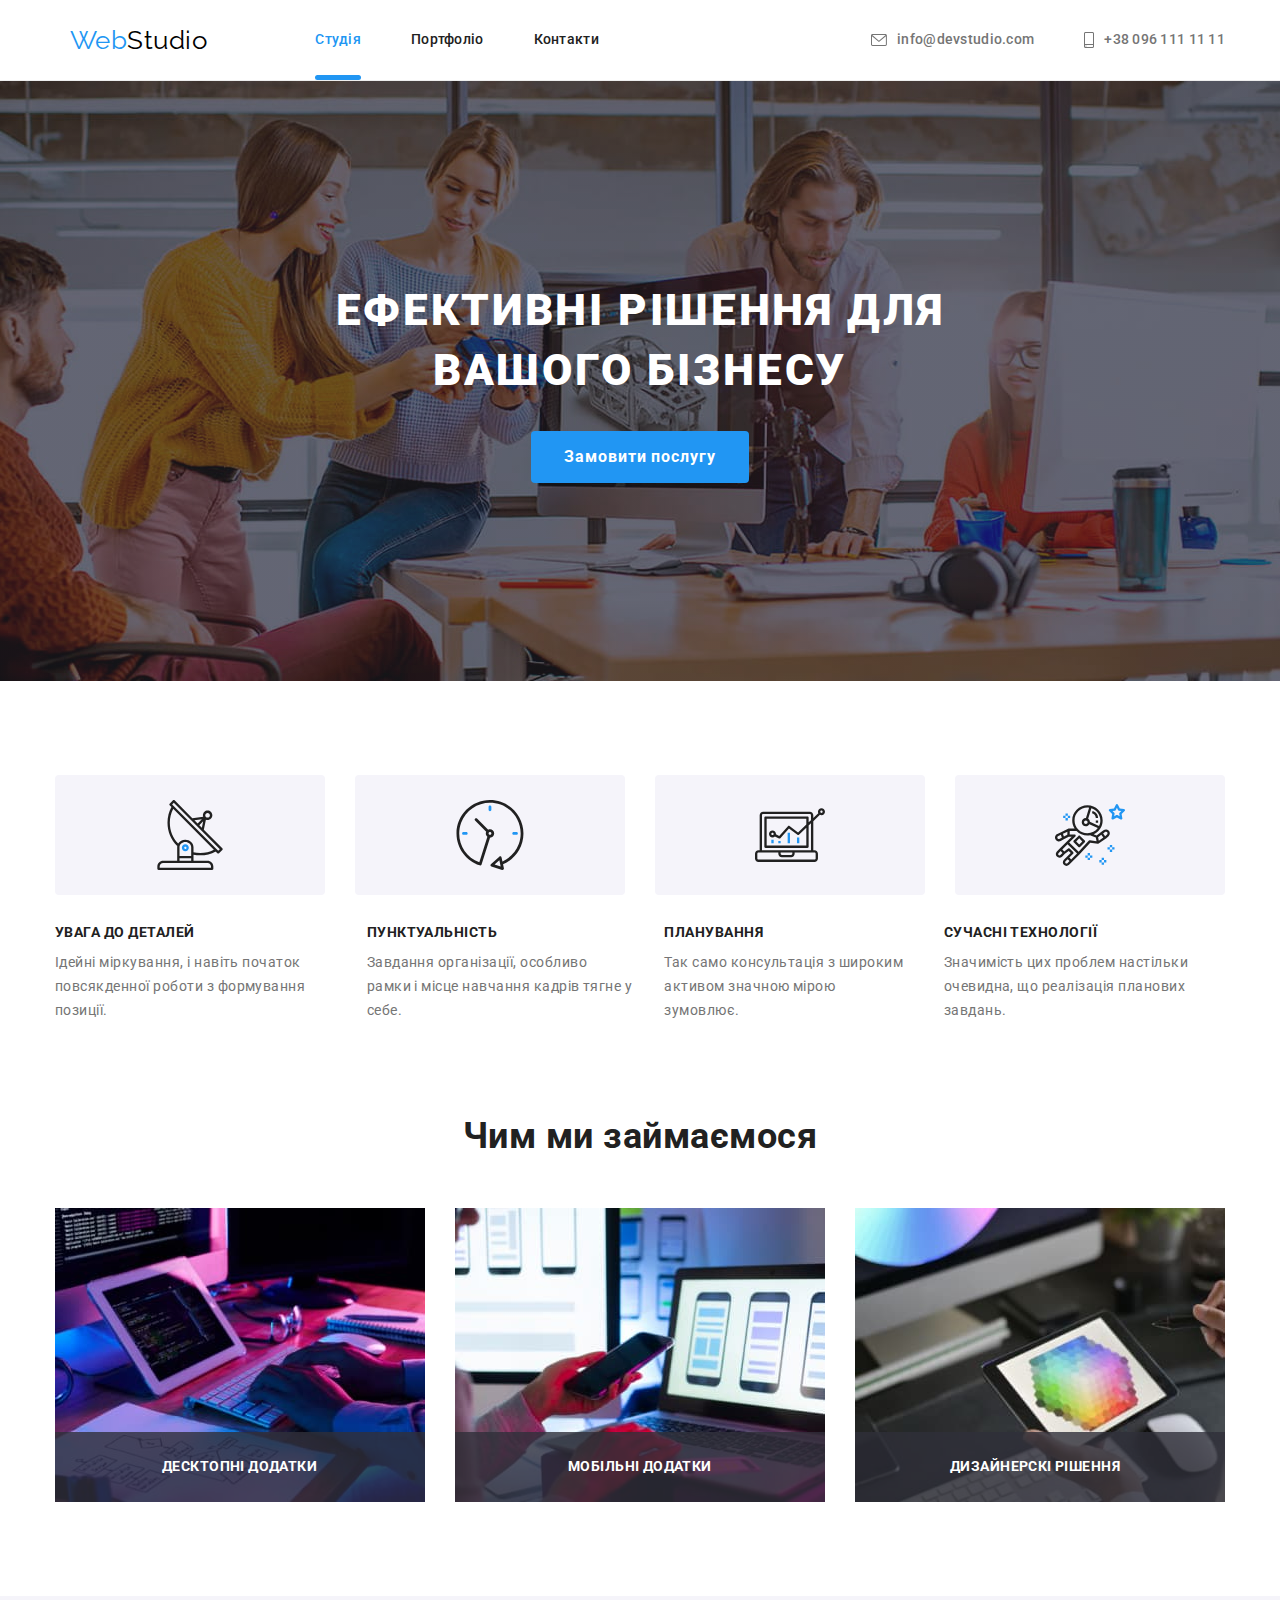
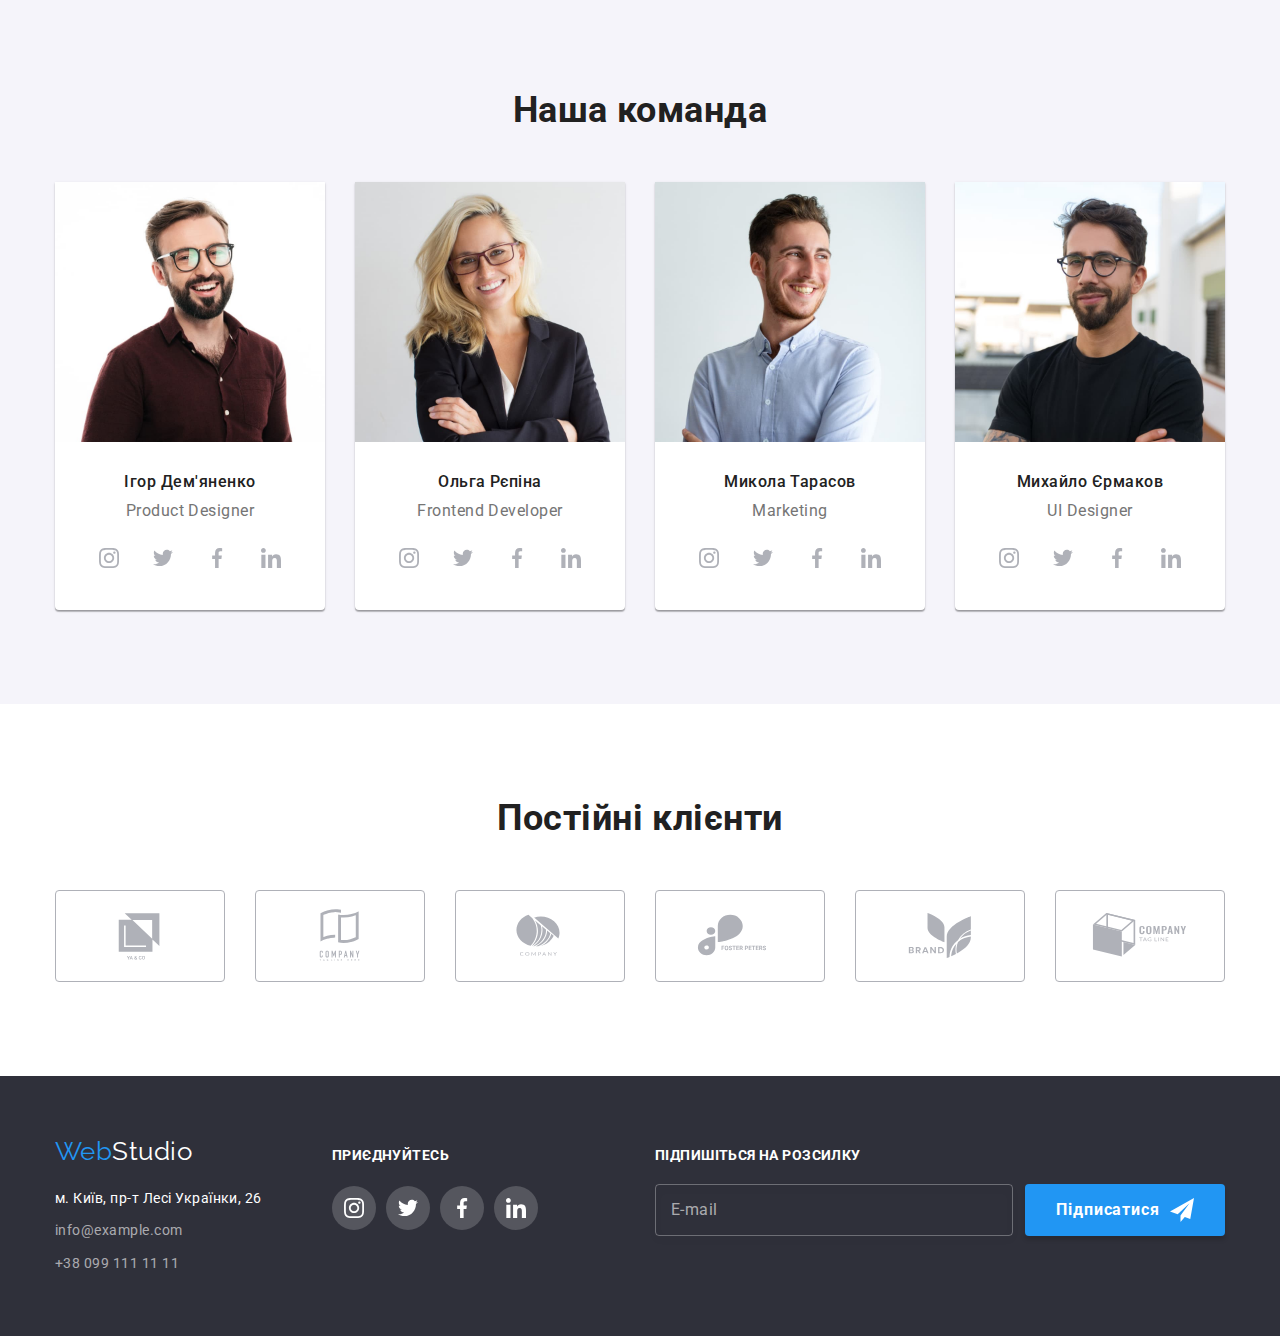
<file: index.html>
<!DOCTYPE html>
<html lang="uk">
  <head>
    <meta charset="UTF-8" />
    <meta http-equiv="X-UA-Compatible" content="IE=edge" />
    <meta name="viewport" content="width=device-width, initial-scale=1.0" />
    <title>Студія</title>
    <link
      href="https://fonts.googleapis.com/css2?family=Raleway:wght@700&family=Roboto:wght@400;500;700;900&display=swap"
      rel="stylesheet"
    />
    <link
      rel="stylesheet"
      href="https://cdnjs.cloudflare.com/ajax/libs/modern-normalize/1.1.0/modern-normalize.min.css"
    />
    <link rel="stylesheet" href="./css/main.min.css" />
  </head>
  <body class="page">
    <!--Header -->
    <header class="header">
      <div class="header__container">
        <nav class="header__nav">
          <a class="header__logo" href="./index.html" lang="en" 
            >Web<span class="header__logo-studio">Studio</span>
          </a>
          <ul class="site-nav">
            <li>
              <a href="./index.html" class="site-nav__link site-nav__link-current">Студія</a>
            </li>
            <li>
              <a href="./portfolio.html" class="site-nav__link">Портфоліо</a>
            </li>
            <li><a href="" class="site-nav__link">Контакти</a></li>
          </ul>
        </nav>
        <div class="auth-nav__container">
          <ul class="auth-nav">
            <li>
              <a class="auth-nav__link" href="mailto:info@devstudio.com"
                ><svg class="auth-nav__icon" width="16" height="12">
                  <use href="./images/symbol-defs.svg#icon-envelope"></use></svg>info@devstudio.com</a
              >
            </li>
            <li>
              <a class="auth-nav__link" href="tel:+380961111111"
                ><svg class="auth-nav__icon" width="10" height="16">
                  <use href="./images/symbol-defs.svg#icon-smartphone"></use>
                </svg>
                +38 096 111 11 11</a
              >
            </li>
          </ul>
        </div>
      </div>
    </header>
    <!--Main-->
    <main>
      <!--Hero-->
      <section class="hero">
        <h1 class="hero__title">Ефективні рішення для вашого бізнесу</h1>
        <button data-modal-open type="button" class="hero__button">
          Замовити послугу
        </button>
      </section>
      <!--Особливості-->
      <section class="feature">
        <div class="feature__container">
          <ul class="feature__icons">
            <li class="feature__icons-item">
              <svg class="feature__icons-icon" width="70" height="70">
                <use href="./images/symbol-defs.svg#icon-antenna"></use>
              </svg>
            </li>
            <li class="feature__icons-item">
              <svg class="item-icon" width="70" height="70">
                <use href="./images/symbol-defs.svg#icon-clock"></use>
              </svg>
            </li>
            <li class="feature__icons-item">
              <svg class="feature__icons-icon" width="70" height="70">
                <use href="./images/symbol-defs.svg#icon-diagram"></use>
              </svg>
            </li>
            <li class="feature__icons-item">
              <svg class="feature__icons-icon" width="70" height="70">
                <use href="./images/symbol-defs.svg#icon-astronaut"></use>
              </svg>
            </li>
          </ul>
          <h2 class="feature__title">Наші Особливості</h2>
          <ul class="feature-meta-list">
            <li class="feature-meta-list__item">
              <h3 class="feature-meta-list__title">УВАГА ДО ДЕТАЛЕЙ</h3>
              <p class="feature-meta-list__text">
                Ідейні міркування, і навіть початок повсякденної роботи з
                формування позиції.
              </p>
            </li>
            <li class="feature-meta-list__item">
              <h3 class="feature-meta-list__title">ПУНКТУАЛЬНІСТЬ</h3>
              <p class="feature-meta-list__text">
                Завдання організації, особливо рамки і місце навчання кадрів
                тягне у себе.
              </p>
            </li>
            <li class="feature-meta-list__item">
              <h3 class="feature-meta-list__title">ПЛАНУВАННЯ</h3>
              <p class="feature-meta-list__text">
                Так само консультація з широким активом значною мірою зумовлює.
              </p>
            </li>
            <li class="feature-meta-list__item">
              <h3 class="feature-meta-list__title">СУЧАСНІ ТЕХНОЛОГІЇ</h3>
              <p class="feature-meta-list__text">
                Значимість цих проблем настільки очевидна, що реалізація
                планових завдань.
              </p>
            </li>
          </ul>
        </div>
      </section>
      <!--Чим ми займаємося-->
      <section class="work-list">
        <div class="work-list__container">
          <h2 class="work-list__title">Чим ми займаємося</h2>
          <ul class="work-img-list">
            <li>
              <div class="work-img-list__product-thumb">
                <img
                  src="./images/developing.jpg"
                  alt="Розробка программи"
                  width="370"
                />
                <div class="work-img-list__thumb-img-developing">
                  <p class="work-img-list__img-text">Десктопні додатки</p>
                </div>
              </div>
            </li>
            <li>
              <div class="work-img-list__product-thumb">
                <img
                  src="./images/mobile-aplication.jpg"
                  alt="Мобільна Аплікація"
                  width="370"
                />
                <div class="work-img-list__thumb-img-aplication">
                  <p class="work-img-list__img-text">Мобільні додатки</p>
                </div>
              </div>
            </li>
            <li>
              <div class="work-img-list__product-thumb">
                <img
                  src="./images/color-box.jpg"
                  alt="Кольорова фігура на планшеті"
                  width="370"
                />
                <div class="work-img-list__thumb-img-box">
                  <p class="work-img-list__img-text">Дизайнерскі рішення</p>
                </div>
              </div>
            </li>
          </ul>
        </div>
      </section>

      <!--Наша команда-->
      <section class="staff">
        <div class="staff__container">
          <h2 class="staff__title">Наша команда</h2>
          <ul class="staff-list">
            <li class="staff-list__item">
              <img
                src="./images/Ігор-Дем'яненко.jpg"
                alt="Ігор-Дем'яненко"
                width="270"
              />
              <div class="staff-meta-container">
                <h3 class="staff-meta-container__title">Ігор Дем'яненко</h3>
                <p class="staff-meta-container__text">Product Designer</p>
                <ul class="staff-socials-list">
                  <li>
                    <a
                      class="staff-socials-list__link"
                      href="#"
                      target="_blank"
                      rel="noreferrer noopener"
                      ><svg class="staff-socials-list__icon" width="20" height="20">
                        <use href="./images/symbol-defs.svg#icon-inst"></use>
                      </svg>
                    </a>
                  </li>
                  <li>
                    <a
                      class="staff-socials-list__link"
                      href="#"
                      target="_blank"
                      rel="noreferrer noopener"
                      ><svg class="staff-socials-list__icon" width="20" height="20">
                        <use
                          href="./images/symbol-defs.svg#icon-twit"
                        ></use></svg></a>
                  </li>
                  <li>
                    <a
                      class="staff-socials-list__link"
                      href="#"
                      target="_blank"
                      rel="noreferrer noopener"
                      ><svg class="staff-socials-list__icon" width="20" height="20">
                        <use
                          href="./images/symbol-defs.svg#icon-face"
                        ></use></svg></a>
                  </li>
                  <li>
                    <a
                      class="staff-socials-list__link"
                      href="#"
                      target="_blank"
                      rel="noreferrer noopener"
                    >
                      <svg class="staff-socials-list__icon" width="20" height="20">
                        <use href="./images/symbol-defs.svg#icon-linke"></use>
                      </svg>
                    </a>
                  </li>
                </ul>
              </div>
            </li>
            <li class="staff-list__item">
              <img
                src="./images/Ольга-Рєпіна.jpg"
                alt="Ольга Рєпіна"
                width="270"
              />
              <div class="staff-meta-container">
                <h3 class="staff-meta-container__title">Ольга Рєпіна</h3>
                <p class="staff-meta-container__text">Frontend Developer</p>
                <ul class="staff-socials-list">
                  <li>
                    <a
                      class="staff-socials-list__link"
                      href="#"
                      target="_blank"
                      rel="noreferrer noopener"
                      ><svg class="staff-socials-list__icon" width="20" height="20">
                        <use href="./images/symbol-defs.svg#icon-inst"></use>
                      </svg>
                    </a>
                  </li>
                  <li>
                    <a
                      class="staff-socials-list__link"
                      href="#"
                      target="_blank"
                      rel="noreferrer noopener"
                      ><svg class="staff-socials-list__icon" width="20" height="20">
                        <use
                          href="./images/symbol-defs.svg#icon-twit"
                        ></use></svg></a>
                  </li>
                  <li>
                    <a
                      class="staff-socials-list__link"
                      href="#"
                      target="_blank"
                      rel="noreferrer noopener"
                      ><svg class="staff-socials-list__icon" width="20" height="20">
                        <use
                          href="./images/symbol-defs.svg#icon-face"
                        ></use></svg></a>
                  </li>
                  <li>
                    <a
                      class="staff-socials-list__link"
                      href="#"
                      target="_blank"
                      rel="noreferrer noopener"
                    >
                      <svg class="staff-socials-list__icon" width="20" height="20">
                        <use href="./images/symbol-defs.svg#icon-linke"></use>
                      </svg>
                    </a>
                  </li>
                </ul>
              </div>
            </li>
            <li class="staff-list__item">
              <img
                src="./images/Микола-Тарасов.jpg"
                alt="Микола-Тарасов"
                width="270"
              />
              <div class="staff-meta-container">
                <h3 class="staff-meta-container__title">Микола Тарасов</h3>
                <p class="staff-meta-container__text">Marketing</p>
                <ul class="staff-socials-list">
                  <li>
                    <a
                      class="staff-socials-list__link"
                      href="#"
                      target="_blank"
                      rel="noreferrer noopener"
                      ><svg class="staff-socials-list__icon" width="20" height="20">
                        <use href="./images/symbol-defs.svg#icon-inst"></use>
                      </svg>
                    </a>
                  </li>
                  <li>
                    <a
                      class="staff-socials-list__link"
                      href="#"
                      target="_blank"
                      rel="noreferrer noopener"
                      ><svg class="staff-socials-list__icon" width="20" height="20">
                        <use
                          href="./images/symbol-defs.svg#icon-twit"
                        ></use></svg></a>
                  </li>
                  <li>
                    <a
                      class="staff-socials-list__link"
                      href="#"
                      target="_blank"
                      rel="noreferrer noopener"
                      ><svg class="staff-socials-list__icon" width="20" height="20">
                        <use
                          href="./images/symbol-defs.svg#icon-face"
                        ></use></svg></a>
                  </li>
                  <li>
                    <a
                      class="staff-socials-list__link"
                      href="#"
                      target="_blank"
                      rel="noreferrer noopener"
                    >
                      <svg class="staff-socials-list__icon" width="20" height="20">
                        <use href="./images/symbol-defs.svg#icon-linke"></use>
                      </svg>
                    </a>
                  </li>
                </ul>
              </div>
            </li>
            <li class="staff-list__item">
              <img
                src="./images/Михайло-Єрмаков.jpg"
                alt="Михайло Єрмаков"
                width="270"
              />
              <div class="staff-meta-container">
                <h3 class="staff-meta-container__title">Михайло Єрмаков</h3>
                <p class="staff-meta-container__text">UI Designer</p>
                <ul class="staff-socials-list">
                  <li>
                    <a
                      class="staff-socials-list__link"
                      href="#"
                      target="_blank"
                      rel="noreferrer noopener"
                      ><svg class="staff-socials-list__icon" width="20" height="20">
                        <use href="./images/symbol-defs.svg#icon-inst"></use>
                      </svg>
                    </a>
                  </li>
                  <li>
                    <a
                      class="staff-socials-list__link"
                      href="#"
                      target="_blank"
                      rel="noreferrer noopener"
                      ><svg class="staff-socials-list__icon" width="20" height="20">
                        <use
                          href="./images/symbol-defs.svg#icon-twit"
                        ></use></svg></a>
                  </li>
                  <li>
                    <a
                      class="staff-socials-list__link"
                      href="#"
                      target="_blank"
                      rel="noreferrer noopener"
                      ><svg class="staff-socials-list__icon" width="20" height="20">
                        <use
                          href="./images/symbol-defs.svg#icon-face"
                        ></use></svg></a>
                  </li>
                  <li>
                    <a
                      class="staff-socials-list__link"
                      href="#"
                      target="_blank"
                      rel="noreferrer noopener"
                    >
                      <svg class="staff-socials-list__icon" width="20" height="20">
                        <use href="./images/symbol-defs.svg#icon-linke"></use>
                      </svg>
                    </a>
                  </li>
                </ul>
              </div>
            </li>
          </ul>
        </div>
      </section>
      <!--Постійні Клієнти-->
      <section class="clients">
        <div class="clients__container">
          <h2 class="clients__title">Постійні клієнти</h2>
          <ul class="client-list">
            <li>
              <a href="#" class="client-list__link">
                <svg class="client-list__icon" width="106" height="60">
                  <use href="./images/symbol-defs.svg#icon-yaco"></use>
                </svg>
              </a>
            </li>
            <li>
              <a href="#" class="client-list__link">
                <svg class="client-list__icon" width="106" height="60">
                  <use
                    href="./images/symbol-defs.svg#icon-company-tagline-here"
                  ></use>
                </svg>
              </a>
            </li>
            <li>
              <a href="#" class="client-list__link">
                <svg class="client-list__icon" width="106" height="60">
                  <use href="./images/symbol-defs.svg#icon-Company"></use></svg></a>
            </li>
            <li>
              <a href="#" class="client-list__link">
                <svg class="client-list__icon" width="106" height="60">
                  <use
                    href="./images/symbol-defs.svg#icon-Foster-Peters"
                  ></use></svg></a>
            </li>
            <li>
              <a href="#" class="client-list__link">
                <svg class="client-list__icon" width="106" height="60">
                  <use href="./images/symbol-defs.svg#icon-Brand"></use></svg></a>
            </li>
            <li>
              <a href="#" class="client-list__link">
                <svg class="client-list__icon" width="106" height="60">
                  <use
                    href="./images/symbol-defs.svg#icon-company-tag-line"
                  ></use></svg></a>
            </li>
          </ul>
        </div>
      </section>
    </main>
    <!--footer-->
  <footer class="footer">
    <div class="footer__container">
        <div>
          <a class="footer__logo" href="./index.html" lang="en"
            >Web<span class="footer__logo-studio">Studio</span>
          </a>
          <address class="address">
            <ul class="address-list">
              <li class="address-list__item">
                <a
                  class="address-list__link"
                  href="https://www.google.com/maps/place/Top+Pacers/@50.4266859,30.5382264,19z/data=!4m13!1m7!3m6!1s0x40d4cf0e033ecbe9:0x57a4dffefec77da0!2z0LHRg9C7LiDQm9C10YHQuCDQo9C60YDQsNC40L3QutC4LCAyNiwg0JrQuNC10LIsIDAyMDAw!3b1!8m2!3d50.4265807!4d30.5383858!3m4!1s0x40d4cf0e033fffff:0x7d92f9458d0f64e0!8m2!3d50.4265807!4d30.5383858"
                  target="_blank"
                  rel="noreferrer noopener"
                  >м. Київ, пр-т Лесі Українки, 26</a
                >
              </li>
              <li class="address-list__item">
                <a href="mailto:info@example.com" class="address-list__link address-list__link--grey"
                  >info@example.com</a
                >
              </li>
              <li class="address-list__item">
                <a href="tel:+380991111111" class="address-list__link address-list__link--grey"
                  >+38 099 111 11 11</a
                >
              </li>
            </ul>
          </address>
        </div>
        <div class="socials-links">
          <p class="socials-links__title">приєднуйтесь</p>
          <ul class="socials">
            <li class="socials__item">
              <a class="socials__link" href="#" target="_blank" rel="noreferrer noopener"
                ><svg class="socials__icon" width="20" height="20">
                  <use href="./images/symbol-defs.svg#icon-inst"></use></svg></a>
            </li>
            <li class="socials__item">
              <a class="socials__link" href="#" target="_blank" rel="noreferrer noopener"
                ><svg class="socials__icon" width="20" height="20">
                  <use href="./images/symbol-defs.svg#icon-twit"></use></svg></a>
            </li>
            <li class="socials__item">
              <a class="socials__link" href="#" target="_blank" rel="noreferrer noopener"
                ><svg class="socials__icon" width="20" height="20">
                  <use href="./images/symbol-defs.svg#icon-face"></use></svg></a>
            </li>
            <li class="socials__item">
              <a
                class="socials__link"
                href="#"
                target="_blank"
                rel="noreferrer noopener"
              >
                <svg class="socials__icon" width="20" height="20">
                  <use href="./images/symbol-defs.svg#icon-linke"></use>
                </svg>
              </a>
            </li>
          </ul>
        </div>
      <form action="#" class="footer-form js-speaker-form">
        <b class="footer-form__title">Підпишіться на розсилку</b>
        <div class="footer-form__group">
          <input
            class="footer-form__input"
            type="email"
            name="footer-email-form"
            id="footer-email"
            placeholder=" "
          />
          <label class="footer-form__lable" for="footer-email">E-mail</label>
          <button class="footer-button" type="submit">
          Підписатися
          <svg class="footer-button__icon" width="24" height="24"> <use href="./images/symbol-defs.svg#icon-send"></use></svg>
        </button>
        </div>
      </form>
    </div>
  </footer>
    <div class="backdrop is-hidden" data-modal>
      <div class="modal">
        <button data-modal-close type="button" class="modal__button-close">
          <svg width="18" height="18">
            <use href="./images/symbol-defs.svg#icon-close-black"></use>
          </svg>
        </button>
        <p class="modal__title">Залиште свої дані, ми вам передзвонимо</p>
        <form action="#" class="js-speaker-form modal-form">
          <div class="modal-form__group">
            <label class="modal-form__label" for="name">Ім'я</label>
            <input
              class="modal-form__input"
              type="text"
              name="user-name"
              id="name"
            />
            <svg class="modal-form__icon" width="18" height="18">
              <use href="./images/symbol-defs.svg#icon-person-black"></use>
            </svg>
          </div>
          <div class="modal-form__group">
            <label class="modal-form__label" for="tell">Телефон</label>
            <input
              class="modal-form__input"
              type="text"
              name="tell"
              id="tell"
            />
            <svg class="modal-form__icon" width="18" height="18">
              <use href="./images/symbol-defs.svg#icon-phone-black"></use>
            </svg>
          </div>
          <div class="modal-form__group">
            <label class="modal-form__label" for="email">Пошта</label>
            <input
              class="modal-form__input"
              type="text"
              name="email"
              id="email"
            />
            <svg class="modal-form__icon" width="18" height="18">
              <use href="./images/symbol-defs.svg#icon-email-black"></use>
            </svg>
          </div>
          <div class="modal-form__group form-feedback">
            <label class="modal-form__label" for="feedback">Коментар</label>
            <textarea
              class="modal-form__textarea-input"
              name="feedback"
              rows="5"
              placeholder="Введіть текст"
              id="feedback"
            ></textarea>
          </div>
          <div class="checkbox">
            <label class="checkbox__label">
              <input class="checkbox__input" type="checkbox" name="agreement" />
              <span class="checkbox__icon-container">
                <svg class="checkbox__icon" width="16" height="15">
                  <use href="./images/symbol-defs.svg#icon-check"></use>
                </svg>
              </span>
              <span class="checkbox__meta"
                >Погоджуюся з розсилкою та приймаю</span
              >
              <a class="checkbox__link" href="#">Умови договору</a>
            </label>
          </div>
          <button class="modal-form-button" type="submit">Відправити</button>
        </form>
      </div>
    </div>
    <script src="./js/modal.js"></script>
  </body>
</html>
</file>
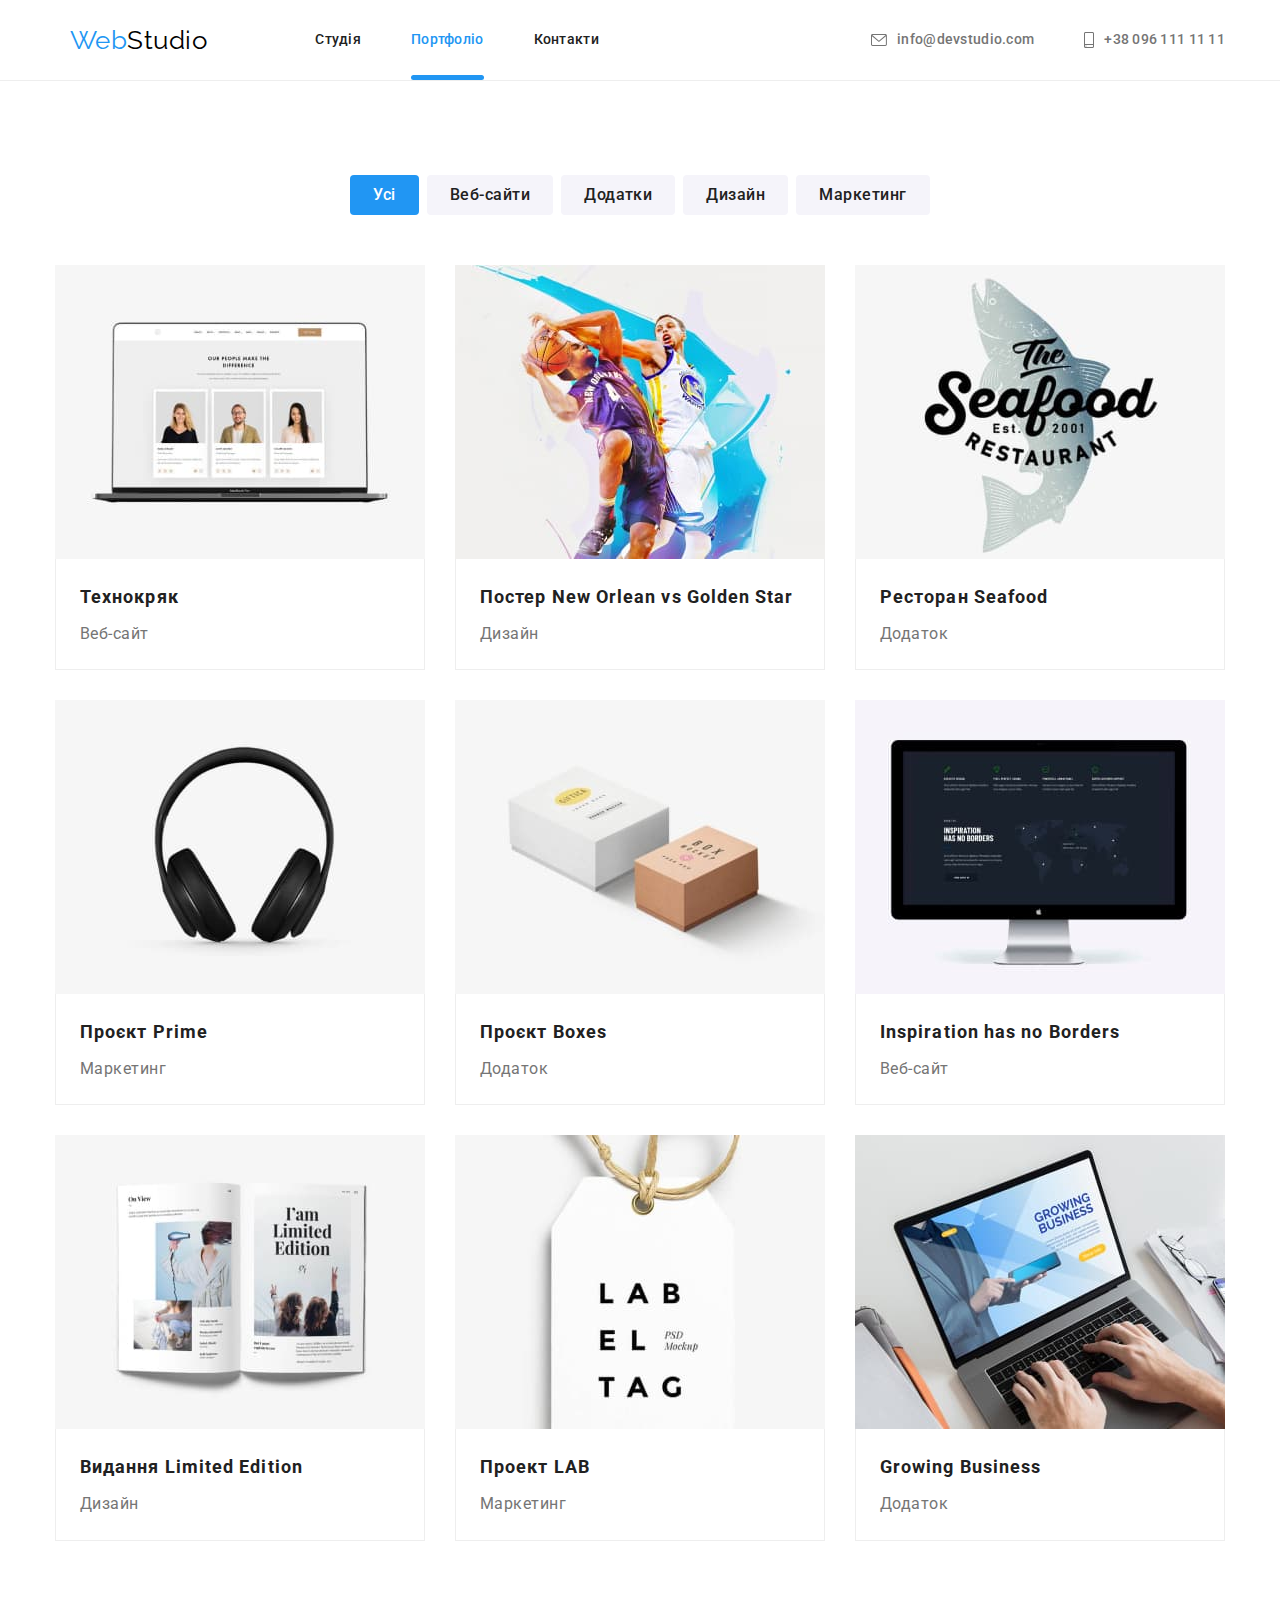
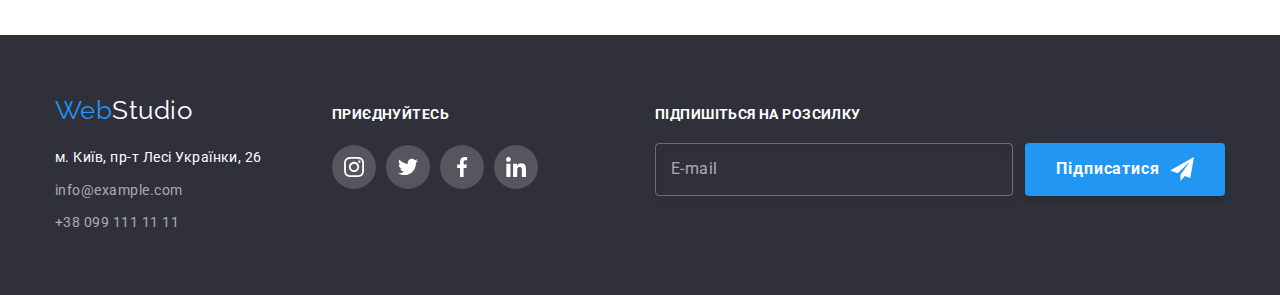
<file: portfolio.html>
<!DOCTYPE html>
<html lang="uk">
  <head>
    <meta charset="UTF-8" />
    <meta http-equiv="X-UA-Compatible" content="IE=edge" />
    <meta name="viewport" content="width=device-width, initial-scale=1.0" />
    <title>Portfolio</title>
    <link
      href="https://fonts.googleapis.com/css2?family=Raleway:wght@700&family=Roboto:wght@400;500;700;900&display=swap"
      rel="stylesheet"
    />
    <link
      rel="stylesheet"
      href="https://cdnjs.cloudflare.com/ajax/libs/modern-normalize/1.1.0/modern-normalize.min.css"
    />
    <link rel="stylesheet" href="./css/portfolio.min.css" />
  </head>
  <body>
    <!--Header -->
    <header class="header">
      <div class="header__container">
        <nav class="header__nav">
          <a class="header__logo" href="./index.html" lang="en" 
            >Web<span class="header__logo-studio">Studio</span>
          </a>
          <ul class="site-nav">
            <li>
              <a href="./index.html" class="site-nav__link">Студія</a>
            </li>
            <li>
              <a href="./portfolio.html" class="site-nav__link site-nav__link-current">Портфоліо</a>
            </li>
            <li class="item"><a href="" class="site-nav__link">Контакти</a></li>
          </ul>
        </nav>
        <div class="auth-nav__container">
          <ul class="auth-nav">
            <li>
              <a class="auth-nav__link" href="mailto:info@devstudio.com"
                ><svg class="auth-nav__icon" width="16" height="12">
                  <use href="./images/symbol-defs.svg#icon-envelope"></use></svg>info@devstudio.com</a
              >
            </li>
            <li>
              <a class="auth-nav__link" href="tel:+380961111111"
                ><svg class="auth-nav__icon" width="10" height="16">
                  <use href="./images/symbol-defs.svg#icon-smartphone"></use>
                </svg>
                +38 096 111 11 11</a
              >
            </li>
          </ul>
        </div>
      </div>
    </header>
    <!--main-->
    <main>
      <section class="portfolio">
        <div class="portfolio__container">
          <h1 lang="en" class="portfolio__title">Portfolio</h1>
          <!-- button list -->
          <ul class="portfolio__buttons">
            <li>
              <button type="button" class="portfolio__button--primary">Усі</button>
            </li>
            <li>
              <button type="button" class="portfolio__button--secondary">Веб-сайти</button>
            </li>
            <li>
              <button type="button" class="portfolio__button--secondary">Додатки</button>
            </li>
            <li>
              <button type="button" class="portfolio__button--secondary">Дизайн</button>
            </li>
            <li>
              <button type="button" class="portfolio__button--secondary">Маркетинг</button>
            </li>
          </ul>
          <!-- Cards Set -->
          <ul class="card-set">
            <li class="card-set__item">
              <a class="card-set__link" href="#">
                <div class="card-set__thumb"
                  ><img src="./images/Технокряк.jpg" alt="website" width="370" />
                  <div class="card-overlay">
                    <p class="card-overlay__text"
                      >Ресурс пропонує комплексні пропозиції з різним рівнем функціоналу та
                      сервісів. Все це дозволить відвідувачу отримати вичерпні відомості про
                      компанію чи приватну особу.</p
                    >
                  </div>
                </div>
                <div class="card-content">
                  <h2 class="card-content__title">Технокряк</h2> <p class="card-content__text">Веб-сайт</p>
                </div>
              </a>
            </li>

            <li class="card-set__item">
              <a class="card-set__link" href="#"
                ><div class="card-set__thumb"
                  ><img
                    src="./images/Постер-New-Orlean.jpg"
                    alt="basketball-players"
                    width="370"
                  /><div class="card-overlay">
                    <p class="card-overlay__text"
                      >Ресурс пропонує комплексні пропозиції з різним рівнем функціоналу та
                      сервісів. Все це дозволить відвідувачу отримати вичерпні відомості про
                      компанію чи приватну особу.</p
                    >
                  </div>
                </div>
                <div class="card-content">
                  <h2 class="card-content__title"> Постер New Orlean vs Golden Star </h2>
                  <p class="card-content__text">Дизайн</p>
                </div>
              </a>
            </li>

            <li class="card-set__item">
              <a class="card-set__link" href="#"
                ><div class="card-set__thumb"
                  ><img src="./images/Ресторан-Seafood.jpg" alt="Seafood-restorant" width="370" />
                  <div class="card-overlay">
                    <p class="card-overlay__text"
                      >Ресурс пропонує комплексні пропозиції з різним рівнем функціоналу та
                      сервісів. Все це дозволить відвідувачу отримати вичерпні відомості про
                      компанію чи приватну особу.</p
                    >
                  </div>
                </div>
                <div class="card-content">
                  <h2 class="card-content__title">Ресторан Seafood</h2>
                  <p class="card-content__text">Додаток</p>
                </div>
              </a>
            </li>

            <li class="card-set__item">
              <a class="card-set__link" href="#"
                ><div class="card-set__thumb">
                  <img src="./images/Проєкт-Prime.jpg" alt="Headphones" width="370" />
                  <div
                    class="card-overlay"
                  >
                    <p class="card-overlay__text"
                      >Ресурс пропонує комплексні пропозиції з різним рівнем функціоналу та
                      сервісів. Все це дозволить відвідувачу отримати вичерпні відомості про
                      компанію чи приватну особу.</p
                    >
                  </div>
                </div>
                <div class="card-content">
                  <h2 class="card-content__title">Проєкт Prime</h2> <p class="card-content__text">Маркетинг</p>
                </div>
              </a>
            </li>

            <li class="card-set__item">
              <a class="card-set__link" href="#"
                ><div class="card-set__thumb">
                  <img src="./images/Проєкт-Boxes.jpg" alt="Project-boxes" width="370" /><div
                    class="card-overlay"
                  >
                    <p class="card-overlay__text"
                      >Ресурс пропонує комплексні пропозиції з різним рівнем функціоналу та
                      сервісів. Все це дозволить відвідувачу отримати вичерпні відомості про
                      компанію чи приватну особу.</p
                    >
                  </div>
                </div>
                <div class="card-content">
                  <h2 class="card-content__title">Проєкт Boxes</h2> <p class="card-content__text">Додаток</p>
                </div>
              </a>
            </li>

            <li class="card-set__item">
              <a class="card-set__link" href="#"
                ><div class="card-set__thumb"
                  ><img src="./images/Inspiration-has-no-Borders.jpg" alt="Imac" width="370" /><div
                    class="card-overlay"
                  >
                    <p class="card-overlay__text"
                      >Ресурс пропонує комплексні пропозиції з різним рівнем функціоналу та
                      сервісів. Все це дозволить відвідувачу отримати вичерпні відомості про
                      компанію чи приватну особу.</p
                    >
                  </div>
                </div>
                <div class="card-content">
                  <h2 class="card-content__title">Inspiration has no Borders</h2>
                  <p class="card-content__text">Веб-сайт</p>
                </div>
              </a>
            </li>

            <li class="card-set__item">
              <a class="card-set__link" href="#"
                ><div class="card-set__thumb"
                  ><img src="./images/Видання-Limited-Edition.jpg" alt="book" width="370" /><div
                    class="card-overlay"
                  >
                    <p class="card-overlay__text"
                      >Ресурс пропонує комплексні пропозиції з різним рівнем функціоналу та
                      сервісів. Все це дозволить відвідувачу отримати вичерпні відомості про
                      компанію чи приватну особу.</p
                    >
                  </div>
                </div>
                <div class="card-content">
                  <h2 class="card-content__title">Видання Limited Edition</h2>
                  <p class="card-content__text">Дизайн</p>
                </div>
              </a>
            </li>

            <li class="card-set__item">
              <a class="card-set__link" href="#"
                ><div class="card-set__thumb"
                  ><img src="./images/Проект-LAB.jpg" alt="tag" width="370" /><div
                    class="card-overlay"
                  >
                    <p class="card-overlay__text"
                      >Ресурс пропонує комплексні пропозиції з різним рівнем функціоналу та
                      сервісів. Все це дозволить відвідувачу отримати вичерпні відомості про
                      компанію чи приватну особу.</p
                    >
                  </div>
                </div>
                <div class="card-content">
                  <h2 class="card-content__title">Проект LAB</h2> <p class="card-content__text">Маркетинг</p>
                </div>
              </a>
            </li>

            <li class="card-set__item">
              <a class="card-set__link" href="#"
                ><div class="card-set__thumb"
                  ><img src="./images/Growing-Business.jpg" alt="growing-business" width="370" />
                  <div class="card-overlay">
                    <p class="card-overlay__text"
                      >Ресурс пропонує комплексні пропозиції з різним рівнем функціоналу та
                      сервісів. Все це дозволить відвідувачу отримати вичерпні відомості про
                      компанію чи приватну особу.</p
                    >
                  </div>
                </div>
                <div class="card-content">
                  <h2 class="card-content__title">Growing Business</h2> <p class="card-content__text">Додаток</p>
                </div>
              </a>
            </li>
          </ul>
        </div>
      </section>
    </main>
    <!--footer-->
  <footer class="footer">
    <div class="footer__container">
        <div>
          <a class="footer__logo" href="./index.html" lang="en"
            >Web<span class="footer__logo-studio">Studio</span>
          </a>
          <address class="address">
            <ul class="address-list">
              <li class="address-list__item">
                <a
                  class="address-list__link"
                  href="https://www.google.com/maps/place/Top+Pacers/@50.4266859,30.5382264,19z/data=!4m13!1m7!3m6!1s0x40d4cf0e033ecbe9:0x57a4dffefec77da0!2z0LHRg9C7LiDQm9C10YHQuCDQo9C60YDQsNC40L3QutC4LCAyNiwg0JrQuNC10LIsIDAyMDAw!3b1!8m2!3d50.4265807!4d30.5383858!3m4!1s0x40d4cf0e033fffff:0x7d92f9458d0f64e0!8m2!3d50.4265807!4d30.5383858"
                  target="_blank"
                  rel="noreferrer noopener"
                  >м. Київ, пр-т Лесі Українки, 26</a
                >
              </li>
              <li class="address-list__item">
                <a href="mailto:info@example.com" class="address-list__link address-list__link--grey"
                  >info@example.com</a
                >
              </li>
              <li class="address-list__item">
                <a href="tel:+380991111111" class="address-list__link address-list__link--grey"
                  >+38 099 111 11 11</a
                >
              </li>
            </ul>
          </address>
        </div>
        <div class="socials-links">
          <p class="socials-links__title">приєднуйтесь</p>
          <ul class="socials">
            <li class="socials__item">
              <a class="socials__link" href="#" target="_blank" rel="noreferrer noopener"
                ><svg class="socials__icon" width="20" height="20">
                  <use href="./images/symbol-defs.svg#icon-inst"></use></svg></a>
            </li>
            <li class="socials__item">
              <a class="socials__link" href="#" target="_blank" rel="noreferrer noopener"
                ><svg class="socials__icon" width="20" height="20">
                  <use href="./images/symbol-defs.svg#icon-twit"></use></svg></a>
            </li>
            <li class="socials__item">
              <a class="socials__link" href="#" target="_blank" rel="noreferrer noopener"
                ><svg class="socials__icon" width="20" height="20">
                  <use href="./images/symbol-defs.svg#icon-face"></use></svg></a>
            </li>
            <li class="socials__item">
              <a
                class="socials__link"
                href="#"
                target="_blank"
                rel="noreferrer noopener"
              >
                <svg class="socials__icon" width="20" height="20">
                  <use href="./images/symbol-defs.svg#icon-linke"></use>
                </svg>
              </a>
            </li>
          </ul>
        </div>
      <form action="#" class="footer-form js-speaker-form">
        <b class="footer-form__title">Підпишіться на розсилку</b>
        <div class="footer-form__group">
          <input
            class="footer-form__input"
            type="email"
            name="footer-email-form"
            id="footer-email"
            placeholder=" "
          />
          <label class="footer-form__lable" for="footer-email">E-mail</label>
          <button class="footer-button" type="submit">
          Підписатися
          <svg class="footer-button__icon" width="24" height="24"> <use href="./images/symbol-defs.svg#icon-send"></use></svg>
        </button>
        </div>
      </form>
    </div>
  </footer>
  </body>
</html>
</file>
<file: css/main.min.css>
.feature__title{position:absolute;width:1px;height:1px;margin:-1px;border:0;padding:0;white-space:nowrap;-webkit-clip-path:inset(100%);clip-path:inset(100%);clip:rect(0 0 0 0);overflow:hidden}.clients__title,.staff__title,.work-list__title{margin-top:0;margin-bottom:0;font-weight:700;font-size:36px;line-height:1.16;text-align:center;color:#212121}.staff-meta-container__title,.feature-meta-list__title{margin-top:0;margin-bottom:10px;color:#212121}.socials,.address-list,.client-list,.staff-socials-list,.staff-list,.work-img-list,.feature-meta-list,.feature__icons,.auth-nav,.site-nav{margin:0;padding:0;list-style:none}.footer__container,.clients__container,.staff__container,.work-list__container,.feature__container,.header__container{margin-left:auto;margin-right:auto;padding-left:15px;padding-right:15px;width:1200px}.work-img-list__thumb-img-box,.work-img-list__thumb-img-aplication,.work-img-list__thumb-img-developing{position:absolute;bottom:27px}.hero__button{display:inline-block;border-radius:4px;padding:6px 22px;color:#212121;background-color:#f5f4fa;border:1px solid rgba(0,0,0,0);font-family:inherit;font-weight:500;font-size:16px;line-height:1.6;text-align:center;letter-spacing:.03em;cursor:pointer;transition:box-shadow 250ms cubic-bezier(0.4, 0, 0.2, 1),background-color 250ms cubic-bezier(0.4, 0, 0.2, 1),color 250ms cubic-bezier(0.4, 0, 0.2, 1)}.hero__button{color:#fff;background-color:#2196f3}.hero__button:hover,.hero__button:focus{color:#212121;background-color:#f5f4fa}body{background-color:#fff;color:#757575;font-family:"roboto","sans-serif";letter-spacing:.03em}a{text-decoration:none;color:currentColor}img{display:block;max-width:100%}.header{border-bottom:1px solid #eee}.header__container{display:flex}.header__nav{display:flex;align-items:center}.header__logo{padding:15px;font-family:"Raleway",sans-serif;font-size:26px;line-height:1.19;color:#2196f3}.header__logo-studio{color:#000}.site-nav{display:flex;margin-left:93px;gap:50px}.site-nav__link{display:block;padding-top:32px;padding-bottom:32px;color:#212121;font-weight:500;font-size:14px;line-height:1.14;letter-spacing:.02em;transition:color 250ms cubic-bezier(0.4, 0, 0.2, 1)}.site-nav__link:hover,.site-nav__link:focus{color:#2196f3}.site-nav__link-current{display:block;position:relative;color:#2196f3}.site-nav__link-current::after{content:"";position:absolute;left:0;bottom:0;border-radius:3px;display:block;width:100%;height:5px;background-color:#2196f3;opacity:1;transform:scaleX(100%);transition:opacity 250ms cubic-bezier(0.4, 0, 0.2, 1),transform 250ms cubic-bezier(0.4, 0, 0.2, 1)}.site-nav__link-current:hover,.site-nav__link-current:focus{color:#757575}.site-nav__link-current:hover::after,.site-nav__link-current:focus::after{opacity:0;transform:scaleX(50%)}.auth-nav__container{margin-left:auto}.auth-nav{display:flex;gap:50px}.auth-nav__link{display:flex;gap:10px;align-items:center;padding-top:32px;padding-bottom:32px;color:#757575;font-weight:500;font-size:14px;line-height:1.14;letter-spacing:.02em;transition:color 250ms cubic-bezier(0.4, 0, 0.2, 1)}.auth-nav__link:hover,.auth-nav__link:focus{color:#2196f3}.auth-nav__icon{fill:#757575;transition:fill 250ms cubic-bezier(0.4, 0, 0.2, 1)}.auth-nav__link:hover .auth-nav__icon,.auth-nav__link:focus .auth-nav__icon{fill:#2196f3}.hero{background-color:#2f303a;text-align:center;height:600px;max-width:1600px;padding-top:200px;padding-bottom:200px;margin-left:auto;margin-right:auto;background-image:linear-gradient(to bottom, rgba(47, 48, 58, 0.4), rgba(47, 48, 58, 0.4)),url(../images/background-img.jpg);background-repeat:no-repeat;background-position:center}.hero__title{width:696px;margin-left:auto;margin-right:auto;margin-top:0;margin-bottom:30px;color:#fff;font-weight:900;font-size:44px;line-height:1.36;letter-spacing:.06em;text-transform:uppercase}.hero__button{min-width:216px;padding:10px 32px;font-weight:700;line-height:1.9;letter-spacing:.06em}.feature{padding-top:94px;padding-bottom:94px}.feature__icons{display:flex;gap:30px}.feature__icons-item{display:flex;border-radius:4px;margin-bottom:30px;width:270px;height:120px;align-items:center;justify-content:center;background-color:#f5f4fa}.feature-meta-list{display:flex;gap:30px}.feature-meta-list__title{font-weight:700;font-size:14px;line-height:1.14;text-transform:uppercase}.feature-meta-list__text{margin-top:0;margin-bottom:0;font-size:14px;line-height:1.7}.work-list{padding-top:0;padding-bottom:94px}.work-img-list{display:flex;margin-top:50px;gap:30px}.work-img-list__product-thumb{position:relative}.work-img-list__product-thumb::before{content:"";width:370px;height:70px;background-color:rgba(47,48,58,.8);position:absolute;top:224px}.work-img-list__thumb-img-developing{left:107px}.work-img-list__thumb-img-aplication{left:113px}.work-img-list__thumb-img-box{left:95px}.work-img-list__img-text{margin:0;padding:0;font-weight:700;font-size:14px;line-height:1.14;letter-spacing:.03em;text-transform:uppercase;color:#fff}.staff{padding-top:94px;padding-bottom:94px;background-color:#f5f4fa}.staff__title{margin-bottom:50px}.staff-list{display:flex;flex-basis:auto;gap:30px}.staff-list__item{box-shadow:0px 1px 3px rgba(0,0,0,.12),0px 1px 1px rgba(0,0,0,.14),0px 2px 1px rgba(0,0,0,.2);border-radius:0px 0px 4px 4px;background-color:#fff}.staff-meta-container{padding:30px 32px}.staff-meta-container__title{font-weight:500;font-size:16px;line-height:1.19;text-align:center}.staff-meta-container__text{margin-top:0;margin-bottom:16px;font-size:16px;line-height:1.19;text-align:center}.staff-socials-list{display:flex;align-items:center;justify-content:center;gap:10px}.staff-socials-list__link{display:flex;width:44px;height:44px;border-radius:50%;align-items:center;justify-content:center;transition:background-color 250ms cubic-bezier(0.4, 0, 0.2, 1)}.staff-socials-list__link:hover,.staff-socials-list__link:focus{background-color:#2196f3}.staff-socials-list__icon{fill:#afb1b8;transition:fill 250ms cubic-bezier(0.4, 0, 0.2, 1)}.staff-socials-list__link:hover .staff-socials-list__icon,.staff-socials-list__link:focus .staff-socials-list__icon{fill:#fff}.clients{padding-top:94px;padding-bottom:94px}.client-list{display:flex;justify-content:center;margin-top:50px;gap:30px}.client-list__link{display:flex;width:170px;height:92px;border:1px solid #afb1b8;border-radius:4px;justify-content:center;align-items:center;transition:border 250ms cubic-bezier(0.4, 0, 0.2, 1)}.client-list__link:hover,.client-list__link:focus{border:1px solid #2196f3}.client-list__icon{fill:#afb1b8;transition:fill 250ms cubic-bezier(0.4, 0, 0.2, 1)}.client-list__link:hover .client-list__icon,.client-list__link:focus .client-list__icon{fill:#2196f3}.footer{padding-top:60px;padding-bottom:60px;background-color:#2f303a}.footer__container{display:flex;align-items:baseline}.footer__logo{font-family:"Raleway";font-size:26px;line-height:1.19;color:#2196f3}.footer__logo-studio{color:#fff}.address{margin-top:20px}.address-list__item:not(:last-child){margin-bottom:9px}.address-list__link{color:#fff;font-style:normal;font-weight:400;font-size:14px;line-height:1.7;transition:color 250ms cubic-bezier(0.4, 0, 0.2, 1)}.address-list__link:hover,.address-list__link:focus{color:#2196f3}.address-list__link--grey{color:rgba(255,255,255,.6)}.socials-links{margin-left:70px}.socials-links__title{margin-top:0;margin-bottom:20px;font-weight:700;font-size:14px;line-height:1.42;letter-spacing:.03em;text-transform:uppercase;color:#fff}.socials{display:flex;gap:10px}.socials__link{display:flex;width:44px;height:44px;border-radius:50%;justify-content:center;align-items:center;fill:#fff;background-color:#55565e;transition:background-color 250ms cubic-bezier(0.4, 0, 0.2, 1)}.socials__link:hover,.socials__link:focus{background-color:#2196f3}.footer-form{margin-left:auto}.footer-form__title{font-weight:700;font-size:14px;line-height:1.14;letter-spacing:.03em;text-transform:uppercase;color:#fff}.footer-form__group{margin-top:20px;display:flex;position:relative}.footer-form__lable{position:absolute;top:50%;left:16px;transform:translateY(-50%);font-weight:400;font-size:16px;line-height:1.25;color:rgba(255,255,255,.6);transition:transform 250ms cubic-bezier(0.4, 0, 0.2, 1)}.footer-form__input{border:1px solid rgba(255,255,255,.3);border-radius:4px;width:358px;margin-right:12px;padding:15px 16px;background-color:rgba(0,0,0,0);filter:drop-shadow(0px 4px 4px rgba(0, 0, 0, 0.15));color:#fff}.footer-form__input:not(:-moz-placeholder-shown)+.footer-form__lable{transform:translateY(-235%)}.footer-form__input:not(:-ms-input-placeholder)+.footer-form__lable{transform:translateY(-235%)}.footer-form__input:focus+.footer-form__lable,.footer-form__input:not(:placeholder-shown)+.footer-form__lable{transform:translateY(-235%)}.footer-button{display:flex;border-radius:4px;width:200px;padding:10px 28px;color:#fff;background-color:#2196f3;border:1px solid rgba(0,0,0,0);font-family:inherit;font-weight:700;font-size:16px;line-height:1.9;align-items:center;justify-content:center;letter-spacing:.06em;cursor:pointer;box-shadow:0px 4px 4px rgba(0,0,0,.15);transition:background-color 250ms cubic-bezier(0.4, 0, 0.2, 1),color 250ms cubic-bezier(0.4, 0, 0.2, 1)}.footer-button:hover,.footer-button:focus{background-color:#fff;color:#212121}.footer-button__icon{margin-left:10px;fill:#fff;transition:fill 250ms cubic-bezier(0.4, 0, 0.2, 1)}.footer-button:hover .footer-button__icon,.footer-button:focus .footer-button__icon{fill:#212121}.backdrop{position:fixed;top:0;left:0;width:100%;height:100%;background-color:rgba(0,0,0,.2);transition:opacity 250ms cubic-bezier(0.4, 0, 0.2, 1)}.backdrop.is-hidden{opacity:0;pointer-events:none}.backdrop.is-hidden .modal{transform:translate(-200%, -100%) scale(0.7) rotate(0deg)}.modal{position:absolute;top:50%;left:50%;transform:translate(-50%, -50%) scale(1) rotate(360deg);border-radius:4px;min-height:581px;width:528px;padding:40px;background-color:#fff;box-shadow:0px 1px 3px rgba(0,0,0,.12),0px 1px 1px rgba(0,0,0,.14),0px 2px 1px rgba(0,0,0,.2);transition:transform 250ms cubic-bezier(0.4, 0, 0.2, 1)}.modal__button-close{position:absolute;top:8px;right:8px;display:flex;justify-content:center;align-items:center;width:30px;height:30px;border:1px solid rgba(0,0,0,.1);border-radius:50%;margin-left:auto;cursor:pointer;background-color:#fff;transition:fill 250ms cubic-bezier(0.4, 0, 0.2, 1),border-color 250ms cubic-bezier(0.4, 0, 0.2, 1)}.modal__button-close:hover,.modal__button-close:focus{fill:#2196f3;border-color:#2196f3}.modal__title{margin:0px 0px 12px 0px;font-weight:700;font-size:20px;line-height:1.15;text-align:center;color:#212121}.modal-form{display:block;width:448px;margin-left:auto;margin-right:auto}.modal-form__group{display:flex;flex-direction:column;margin-bottom:10px;position:relative}.modal-form__label{margin-bottom:4px;font-weight:400;font-size:12px;line-height:1.16;letter-spacing:.01em}.modal-form__input{border:1px solid rgba(33,33,33,.2);border-radius:4px;padding:9px 35px;transition:border-color 250ms cubic-bezier(0.4, 0, 0.2, 1)}.modal-form__input:focus-visible{outline:none}.modal-form__input:hover,.modal-form__input:focus{border-color:#2196f3}.modal-form__icon{transition:fill 250ms cubic-bezier(0.4, 0, 0.2, 1);position:absolute;top:28px;left:12px}.modal-form__input:hover+.modal-form__icon,.modal-form__input:focus+.modal-form__icon{fill:#2196f3}.modal-form__textarea-input{border:1px solid rgba(33,33,33,.2);border-radius:4px;width:448px;min-height:120px;padding:12px 16px;resize:none;transition:border-color 250ms cubic-bezier(0.4, 0, 0.2, 1)}.modal-form__textarea-input:focus-visible{outline:none}.modal-form__textarea-input:hover,.modal-form__textarea-input:focus{border-color:#2196f3}textarea::-moz-placeholder{font-weight:400;font-size:12px;line-height:1.16;letter-spacing:.01em;color:rgba(117,117,117,.5)}textarea:-ms-input-placeholder{font-weight:400;font-size:12px;line-height:1.16;letter-spacing:.01em;color:rgba(117,117,117,.5)}textarea::placeholder{font-weight:400;font-size:12px;line-height:1.16;letter-spacing:.01em;color:rgba(117,117,117,.5)}.checkbox{margin-top:20px;margin-bottom:30px;margin-left:auto;margin-right:auto}.checkbox__label{display:flex;align-items:center;justify-content:center}.checkbox__input{-webkit-appearance:none;-moz-appearance:none;appearance:none}.checkbox__icon-container{display:flex;width:16px;height:15px;border:2px solid #212121;border-radius:2px;margin-right:8px;justify-content:center;align-items:center}.checkbox__icon{fill:rgba(0,0,0,0)}.checkbox__input:checked+.checkbox__icon-container{border-color:rgba(0,0,0,0);background-color:#2196f3}.checkbox__input:checked+.checkbox__icon-container .checkbox__icon{fill:#fff}.checkbox__meta{margin-right:5px;font-weight:400;font-size:14px;line-height:1.7}.checkbox__link{font-weight:400;font-size:14px;line-height:1.7;-webkit-text-decoration-line:underline;text-decoration-line:underline;color:#2196f3}.modal-form-button{display:block;margin-left:auto;margin-right:auto;border:1px solid rgba(0,0,0,0);border-radius:4px;width:200px;min-height:50px;background-color:#2196f3;font-weight:700;font-size:16px;line-height:1.9;letter-spacing:.06em;color:#fff;box-shadow:0px 4px 4px rgba(0,0,0,.15);cursor:pointer;transition:background-color 250ms cubic-bezier(0.4, 0, 0.2, 1)}.modal-form-button:hover,.modal-form-button:focus{background-color:#2f303a}/*# sourceMappingURL=main.min.css.map */
</file>
<file: css/portfolio.min.css>
.portfolio__title{position:absolute;width:1px;height:1px;margin:-1px;border:0;padding:0;white-space:nowrap;-webkit-clip-path:inset(100%);clip-path:inset(100%);clip:rect(0 0 0 0);overflow:hidden}.socials,.address-list,.card-set,.portfolio__buttons,.auth-nav,.site-nav{margin:0;padding:0;list-style:none}.footer__container,.portfolio__container,.header__container{margin-left:auto;margin-right:auto;padding-left:15px;padding-right:15px;width:1200px}body{background-color:#fff;color:#757575;font-family:"roboto","sans-serif";letter-spacing:.03em}a{text-decoration:none;color:currentColor}img{display:block;max-width:100%}.header{border-bottom:1px solid #eee}.header__container{display:flex}.header__nav{display:flex;align-items:center}.header__logo{padding:15px;font-family:"Raleway",sans-serif;font-size:26px;line-height:1.19;color:#2196f3}.header__logo-studio{color:#000}.site-nav{display:flex;margin-left:93px;gap:50px}.site-nav__link{display:block;padding-top:32px;padding-bottom:32px;color:#212121;font-weight:500;font-size:14px;line-height:1.14;letter-spacing:.02em;transition:color 250ms cubic-bezier(0.4, 0, 0.2, 1)}.site-nav__link:hover,.site-nav__link:focus{color:#2196f3}.site-nav__link-current{display:block;position:relative;color:#2196f3}.site-nav__link-current::after{content:"";position:absolute;left:0;bottom:0;border-radius:3px;display:block;width:100%;height:5px;background-color:#2196f3;opacity:1;transform:scaleX(100%);transition:opacity 250ms cubic-bezier(0.4, 0, 0.2, 1),transform 250ms cubic-bezier(0.4, 0, 0.2, 1)}.site-nav__link-current:hover,.site-nav__link-current:focus{color:#757575}.site-nav__link-current:hover::after,.site-nav__link-current:focus::after{opacity:0;transform:scaleX(50%)}.auth-nav__container{margin-left:auto}.auth-nav{display:flex;gap:50px}.auth-nav__link{display:flex;gap:10px;align-items:center;padding-top:32px;padding-bottom:32px;color:#757575;font-weight:500;font-size:14px;line-height:1.14;letter-spacing:.02em;transition:color 250ms cubic-bezier(0.4, 0, 0.2, 1)}.auth-nav__link:hover,.auth-nav__link:focus{color:#2196f3}.auth-nav__icon{fill:#757575;transition:fill 250ms cubic-bezier(0.4, 0, 0.2, 1)}.auth-nav__link:hover .auth-nav__icon,.auth-nav__link:focus .auth-nav__icon{fill:#2196f3}.portfolio__button--secondary,.portfolio__button--primary{display:inline-block;border-radius:4px;padding:6px 22px;color:#212121;background-color:#f5f4fa;border:1px solid rgba(0,0,0,0);font-family:inherit;font-weight:500;font-size:16px;line-height:1.6;text-align:center;letter-spacing:.03em;cursor:pointer;transition:box-shadow 250ms cubic-bezier(0.4, 0, 0.2, 1),background-color 250ms cubic-bezier(0.4, 0, 0.2, 1),color 250ms cubic-bezier(0.4, 0, 0.2, 1)}.portfolio__button--secondary:hover,.portfolio__button--secondary:focus,.portfolio__button--primary{color:#fff;background-color:#2196f3}.portfolio__button--secondary,.portfolio__button--primary:hover,.portfolio__button--primary:focus{color:#212121;background-color:#f5f4fa}.portfolio{padding-top:94px;padding-bottom:94px}.portfolio__buttons{display:flex;justify-content:center;margin-bottom:50px;gap:8px}.portfolio__button--primary:hover,.portfolio__button--primary:focus{box-shadow:0px 3px 1px rgba(0,0,0,.1),0px 1px 2px rgba(0,0,0,.08),0px 2px 2px rgba(0,0,0,.12)}.portfolio__button--secondary:hover,.portfolio__button--secondary:focus{box-shadow:0px 3px 1px rgba(0,0,0,.1),0px 1px 2px rgba(0,0,0,.08),0px 2px 2px rgba(0,0,0,.12)}.card-set{display:flex;flex-wrap:wrap;gap:30px}.card-set__item{width:370px}.card-set__link{display:block;transition:box-shadow 250ms cubic-bezier(0.4, 0, 0.2, 1)}.card-set__link:hover,.card-set__link:focus{box-shadow:0px 1px 1px rgba(0,0,0,.12),0px 4px 4px rgba(0,0,0,.06),1px 4px 6px rgba(0,0,0,.16)}.card-set__thumb{position:relative;overflow:hidden}.card-overlay{position:absolute;width:370px;height:294px;padding:63px 24px;background-color:rgba(33,150,243,.9);transform:translateY(0%);opacity:1;transition:opacity 250ms cubic-bezier(0.4, 0, 0.2, 1),transform 250ms cubic-bezier(0.4, 0, 0.2, 1)}.card-set__link:hover .card-overlay,.card-set__link:focus .card-overlay{transform:translateY(-100%);opacity:1}.card-overlay__text{margin:0;font-weight:400;font-size:18px;line-height:1.55;letter-spacing:.03em;color:#fff}.card-content{border-left:1px solid #eee;border-right:1px solid #eee;border-bottom:1px solid #eee;padding:20px 24px}.card-content__title{margin-top:0;margin-bottom:4px;color:#212121;font-weight:700;font-size:18px;line-height:2;letter-spacing:.06em}.card-content__text{margin-top:0;margin-bottom:0;color:#757575;font-size:16px;line-height:1.9}.footer{padding-top:60px;padding-bottom:60px;background-color:#2f303a}.footer__container{display:flex;align-items:baseline}.footer__logo{font-family:"Raleway";font-size:26px;line-height:1.19;color:#2196f3}.footer__logo-studio{color:#fff}.address{margin-top:20px}.address-list__item:not(:last-child){margin-bottom:9px}.address-list__link{color:#fff;font-style:normal;font-weight:400;font-size:14px;line-height:1.7;transition:color 250ms cubic-bezier(0.4, 0, 0.2, 1)}.address-list__link:hover,.address-list__link:focus{color:#2196f3}.address-list__link--grey{color:rgba(255,255,255,.6)}.socials-links{margin-left:70px}.socials-links__title{margin-top:0;margin-bottom:20px;font-weight:700;font-size:14px;line-height:1.42;letter-spacing:.03em;text-transform:uppercase;color:#fff}.socials{display:flex;gap:10px}.socials__link{display:flex;width:44px;height:44px;border-radius:50%;justify-content:center;align-items:center;fill:#fff;background-color:#55565e;transition:background-color 250ms cubic-bezier(0.4, 0, 0.2, 1)}.socials__link:hover,.socials__link:focus{background-color:#2196f3}.footer-form{margin-left:auto}.footer-form__title{font-weight:700;font-size:14px;line-height:1.14;letter-spacing:.03em;text-transform:uppercase;color:#fff}.footer-form__group{margin-top:20px;display:flex;position:relative}.footer-form__lable{position:absolute;top:50%;left:16px;transform:translateY(-50%);font-weight:400;font-size:16px;line-height:1.25;color:rgba(255,255,255,.6);transition:transform 250ms cubic-bezier(0.4, 0, 0.2, 1)}.footer-form__input{border:1px solid rgba(255,255,255,.3);border-radius:4px;width:358px;margin-right:12px;padding:15px 16px;background-color:rgba(0,0,0,0);filter:drop-shadow(0px 4px 4px rgba(0, 0, 0, 0.15));color:#fff}.footer-form__input:not(:-moz-placeholder-shown)+.footer-form__lable{transform:translateY(-235%)}.footer-form__input:not(:-ms-input-placeholder)+.footer-form__lable{transform:translateY(-235%)}.footer-form__input:focus+.footer-form__lable,.footer-form__input:not(:placeholder-shown)+.footer-form__lable{transform:translateY(-235%)}.footer-button{display:flex;border-radius:4px;width:200px;padding:10px 28px;color:#fff;background-color:#2196f3;border:1px solid rgba(0,0,0,0);font-family:inherit;font-weight:700;font-size:16px;line-height:1.9;align-items:center;justify-content:center;letter-spacing:.06em;cursor:pointer;box-shadow:0px 4px 4px rgba(0,0,0,.15);transition:background-color 250ms cubic-bezier(0.4, 0, 0.2, 1),color 250ms cubic-bezier(0.4, 0, 0.2, 1)}.footer-button:hover,.footer-button:focus{background-color:#fff;color:#212121}.footer-button__icon{margin-left:10px;fill:#fff;transition:fill 250ms cubic-bezier(0.4, 0, 0.2, 1)}.footer-button:hover .footer-button__icon,.footer-button:focus .footer-button__icon{fill:#212121}/*# sourceMappingURL=portfolio.min.css.map */
</file>
